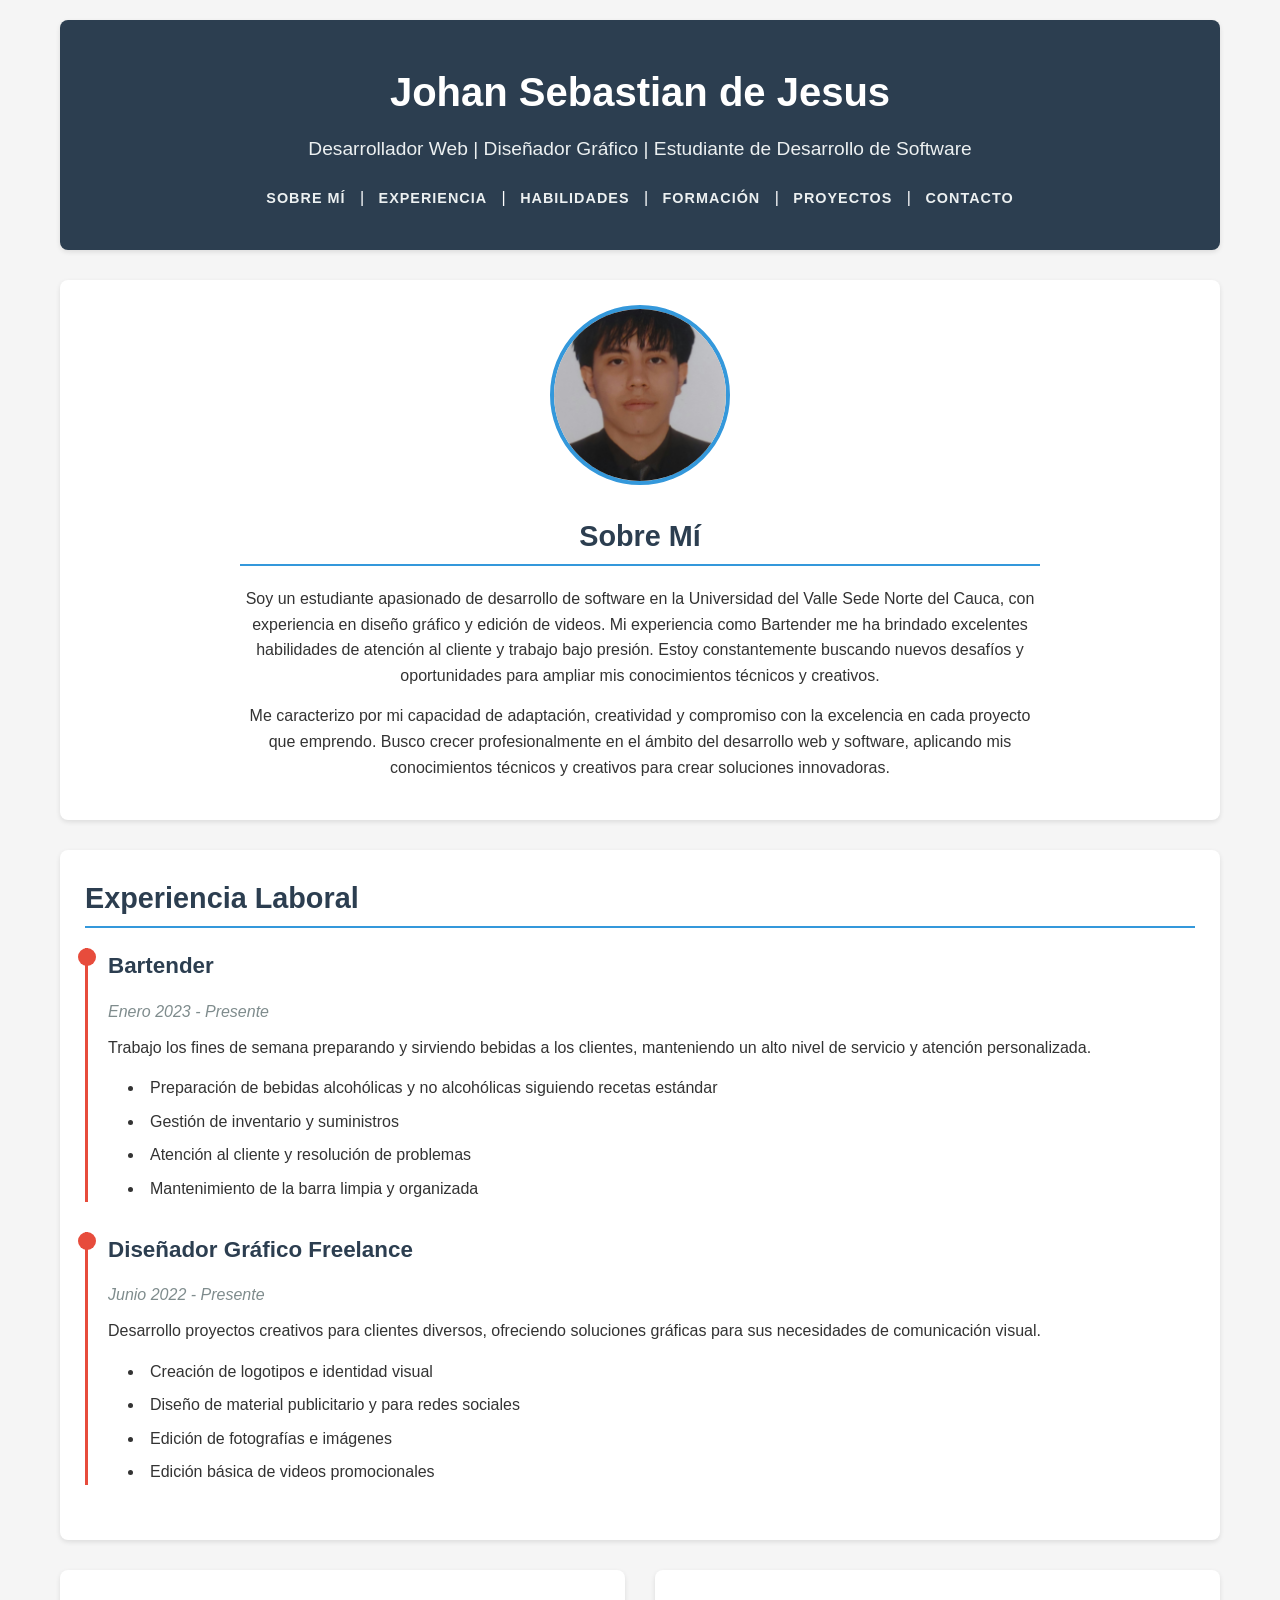
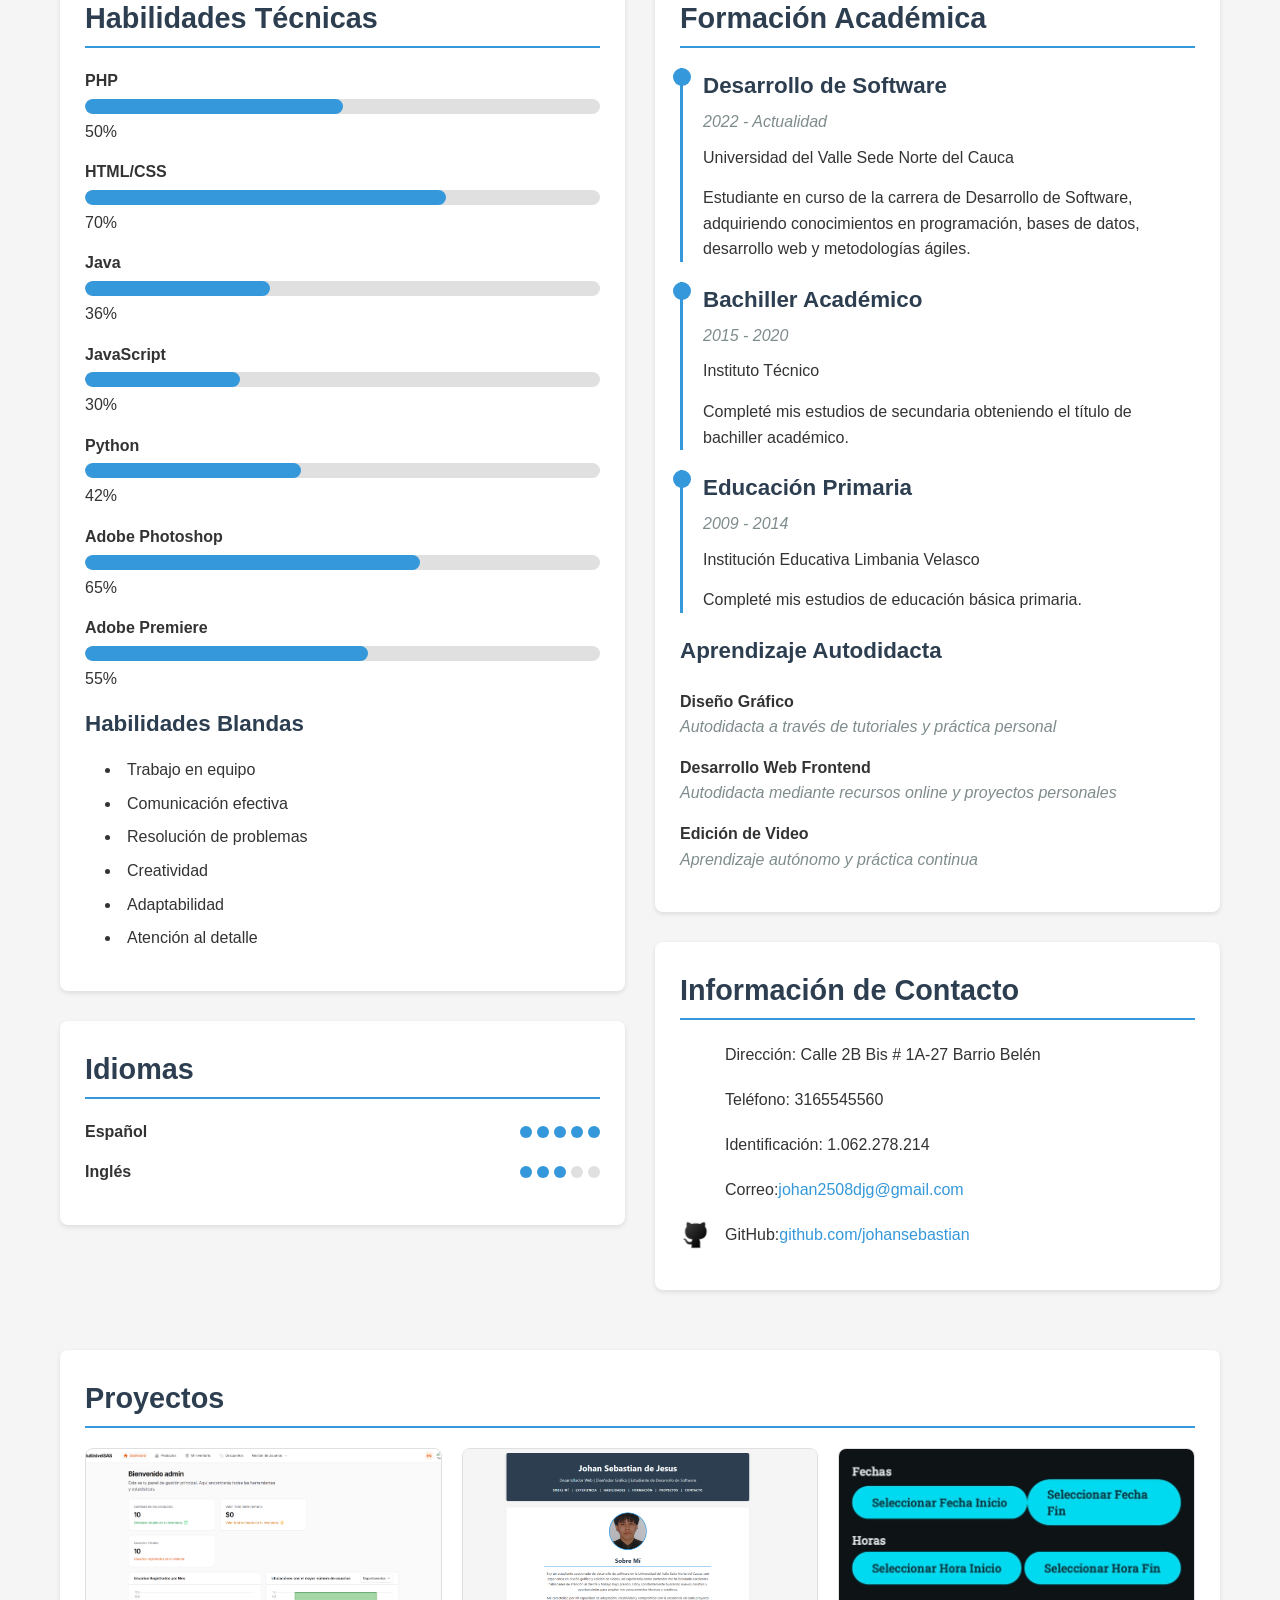
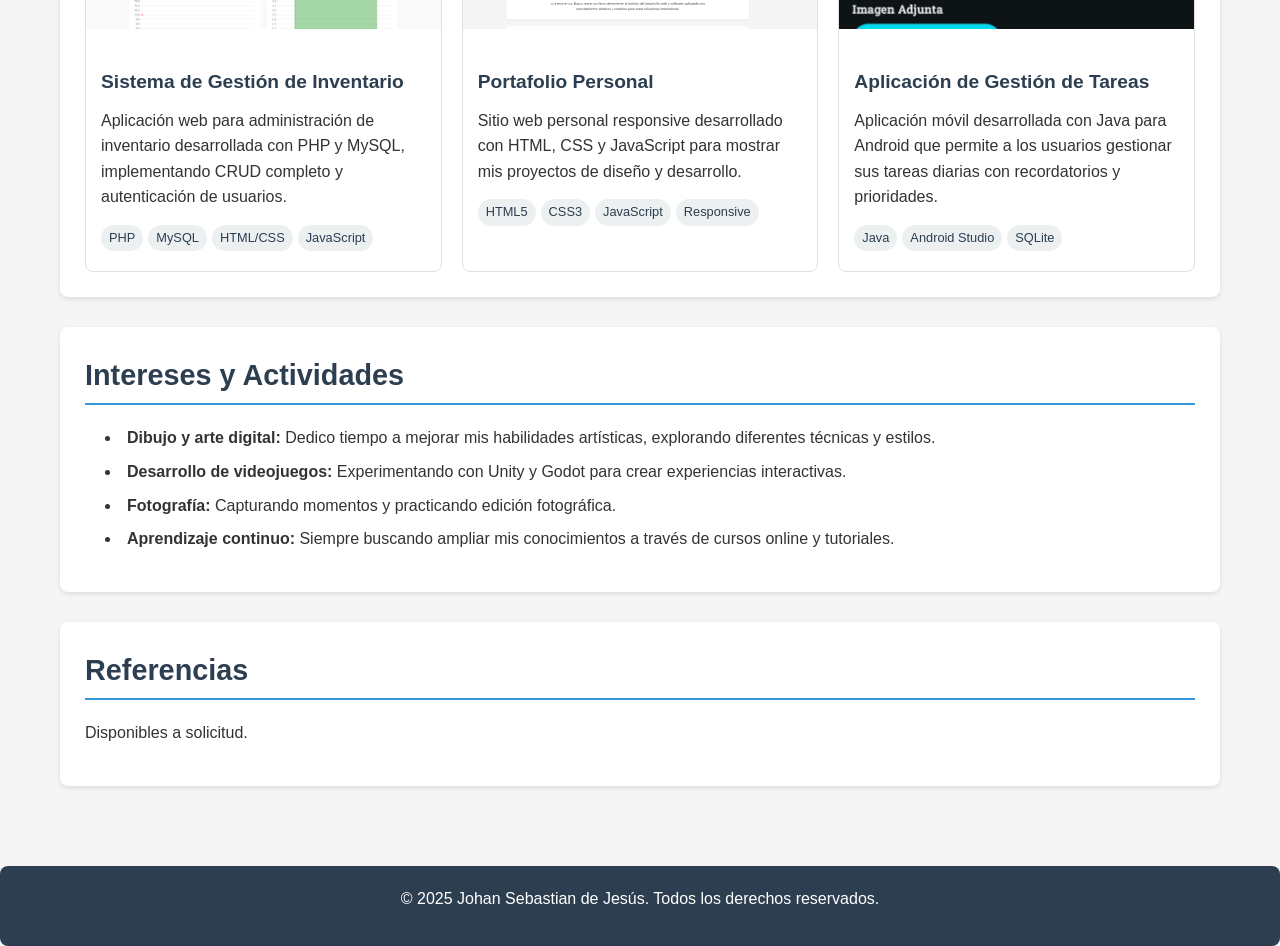
<file: index.html>
<!DOCTYPE html>
<html lang="es">
<head>
    <meta charset="UTF-8">
    <meta name="viewport" content="width=device-width, initial-scale=1.0">
    <title>Hoja de Vida - Johan Sebastian de Jesus</title>
    <link rel="stylesheet" href="estilos.css">
    <link rel="icon" href="icons/cv.png">
</head>
<body>
    <main>
        <header>
            <div class="banner">
                <h1>Johan Sebastian de Jesus</h1>
                <p>Desarrollador Web | Diseñador Gráfico | Estudiante de Desarrollo de Software</p>
                <nav class="menu">
                    <a href="#sobre-mi">Sobre mí</a> |
                    <a href="#experiencia">Experiencia</a> |
                    <a href="#habilidades">Habilidades</a> |
                    <a href="#estudios">Formación</a> |
                    <a href="#proyectos">Proyectos</a> |
                    <a href="#contacto">Contacto</a>
                </nav>
            </div>
        </header>
        
        <section id="sobre-mi" class="acerca">
            <div class="about">
                <img src="foto.jpg" alt="Johan Sebastian de Jesus" class="profile-image">
                <h2>Sobre Mí</h2>
                <p>Soy un estudiante apasionado de desarrollo de software en la Universidad del Valle Sede Norte del Cauca, con experiencia en diseño gráfico y edición de videos. Mi experiencia como Bartender me ha brindado excelentes habilidades de atención al cliente y trabajo bajo presión. Estoy constantemente buscando nuevos desafíos y oportunidades para ampliar mis conocimientos técnicos y creativos.</p>
                <p>Me caracterizo por mi capacidad de adaptación, creatividad y compromiso con la excelencia en cada proyecto que emprendo. Busco crecer profesionalmente en el ámbito del desarrollo web y software, aplicando mis conocimientos técnicos y creativos para crear soluciones innovadoras.</p>
            </div>
        </section>

        <section id="experiencia">
            <h2>Experiencia Laboral</h2>
            
            <div class="experience-item">
                <h3>Bartender</h3>
                <span class="experience-date">Enero 2023 - Presente</span>
                <p>Trabajo los fines de semana preparando y sirviendo bebidas a los clientes, manteniendo un alto nivel de servicio y atención personalizada.</p>
                <ul>
                    <li>Preparación de bebidas alcohólicas y no alcohólicas siguiendo recetas estándar</li>
                    <li>Gestión de inventario y suministros</li>
                    <li>Atención al cliente y resolución de problemas</li>
                    <li>Mantenimiento de la barra limpia y organizada</li>
                </ul>
            </div>
            
            <div class="experience-item">
                <h3>Diseñador Gráfico Freelance</h3>
                <span class="experience-date">Junio 2022 - Presente</span>
                <p>Desarrollo proyectos creativos para clientes diversos, ofreciendo soluciones gráficas para sus necesidades de comunicación visual.</p>
                <ul>
                    <li>Creación de logotipos e identidad visual</li>
                    <li>Diseño de material publicitario y para redes sociales</li>
                    <li>Edición de fotografías e imágenes</li>
                    <li>Edición básica de videos promocionales</li>
                </ul>
            </div>
        </section>

        <div class="columns-container">
            <div class="left-column">
                <section id="habilidades" class="habilidades">
                    <h2>Habilidades Técnicas</h2>
                    <div class="skill">
                        <label for="skill1">PHP</label>
                        <div class="progress-bar">
                            <div class="progress" id="progress1" data-percentage="50%" style="width: 50%"></div>
                        </div>
                        <span id="percentage1">50%</span>
                    </div>
                    <div class="skill">
                        <label for="skill2">HTML/CSS</label>
                        <div class="progress-bar">
                            <div class="progress" id="progress2" data-percentage="70%" style="width: 70%"></div>
                        </div>
                        <span id="percentage2">70%</span>
                    </div>
                    <div class="skill">
                        <label for="skill3">Java</label>
                        <div class="progress-bar">
                            <div class="progress" id="progress3" data-percentage="36%" style="width: 36%"></div>
                        </div>
                        <span id="percentage3">36%</span>
                    </div>
                    <div class="skill">
                        <label for="skill4">JavaScript</label>
                        <div class="progress-bar">
                            <div class="progress" id="progress4" data-percentage="30%" style="width: 30%"></div>
                        </div>
                        <span id="percentage4">30%</span>
                    </div>
                    <div class="skill">
                        <label for="skill5">Python</label>
                        <div class="progress-bar">
                            <div class="progress" id="progress5" data-percentage="42%" style="width: 42%"></div>
                        </div>
                        <span id="percentage5">42%</span>
                    </div>
                    <div class="skill">
                        <label for="skill6">Adobe Photoshop</label>
                        <div class="progress-bar">
                            <div class="progress" id="progress6" data-percentage="65%" style="width: 65%"></div>
                        </div>
                        <span id="percentage6">65%</span>
                    </div>
                    <div class="skill">
                        <label for="skill7">Adobe Premiere</label>
                        <div class="progress-bar">
                            <div class="progress" id="progress7" data-percentage="55%" style="width: 55%"></div>
                        </div>
                        <span id="percentage7">55%</span>
                    </div>
                    
                    <h3>Habilidades Blandas</h3>
                    <ul>
                        <li>Trabajo en equipo</li>
                        <li>Comunicación efectiva</li>
                        <li>Resolución de problemas</li>
                        <li>Creatividad</li>
                        <li>Adaptabilidad</li>
                        <li>Atención al detalle</li>
                    </ul>
                </section>
                
                <section id="idiomas">
                    <h2>Idiomas</h2>
                    <div class="language-item">
                        <span class="language-name">Español</span>
                        <div class="language-level">
                            <span class="level-dot filled"></span>
                            <span class="level-dot filled"></span>
                            <span class="level-dot filled"></span>
                            <span class="level-dot filled"></span>
                            <span class="level-dot filled"></span>
                        </div>
                    </div>
                    <div class="language-item">
                        <span class="language-name">Inglés</span>
                        <div class="language-level">
                            <span class="level-dot filled"></span>
                            <span class="level-dot filled"></span>
                            <span class="level-dot filled"></span>
                            <span class="level-dot"></span>
                            <span class="level-dot"></span>
                        </div>
                    </div>
                </section>
            </div>

            <div class="right-column">
                <section id="estudios" class="estudios">
                    <h2>Formación Académica</h2>
                    
                    <div class="education-item">
                        <h3>Desarrollo de Software</h3>
                        <span class="education-date">2022 - Actualidad</span>
                        <p>Universidad del Valle Sede Norte del Cauca</p>
                        <p>Estudiante en curso de la carrera de Desarrollo de Software, adquiriendo conocimientos en programación, bases de datos, desarrollo web y metodologías ágiles.</p>
                    </div>
                    
                    <div class="education-item">
                        <h3>Bachiller Académico</h3>
                        <span class="education-date">2015 - 2020</span>
                        <p>Instituto Técnico</p>
                        <p>Completé mis estudios de secundaria obteniendo el título de bachiller académico.</p>
                    </div>
                    
                    <div class="education-item">
                        <h3>Educación Primaria</h3>
                        <span class="education-date">2009 - 2014</span>
                        <p>Institución Educativa Limbania Velasco</p>
                        <p>Completé mis estudios de educación básica primaria.</p>
                    </div>
                    
                    <h3>Aprendizaje Autodidacta</h3>
                    <div class="certificates">
                        <div class="certificate-item">
                            <div class="certificate-title">Diseño Gráfico</div>
                            <div class="certificate-issuer">Autodidacta a través de tutoriales y práctica personal</div>
                        </div>
                        <div class="certificate-item">
                            <div class="certificate-title">Desarrollo Web Frontend</div>
                            <div class="certificate-issuer">Autodidacta mediante recursos online y proyectos personales</div>
                        </div>
                        <div class="certificate-item">
                            <div class="certificate-title">Edición de Video</div>
                            <div class="certificate-issuer">Aprendizaje autónomo y práctica continua</div>
                        </div>
                    </div>
                </section>
                
                <section id="contacto" class="contact-info">
                    <h2>Información de Contacto</h2>
                    <div class="contact-item">
                        <video src="icons/ubicacion.mp4" autoplay loop muted class="icon"></video>
                        <span>Dirección: Calle 2B Bis # 1A-27 Barrio Belén</span>
                    </div>
                    <div class="contact-item">
                        <video src="icons/telefono.mp4" autoplay loop muted class="icon"></video>
                        <span>Teléfono: 3165545560</span>
                    </div>
                    <div class="contact-item">
                        <video src="icons/tarjeta-de-identificacion.mp4" autoplay loop muted class="icon"></video>
                        <span>Identificación: 1.062.278.214</span>
                    </div>
                    <div class="contact-item">
                        <video src="icons/correo.mp4" autoplay loop muted class="icon"></video>
                        <span>Correo: </span><a href="mailto:johan2508djg@gmail.com">johan2508djg@gmail.com</a>
                    </div>
                    <div class="contact-item">
                        <img src="icons/github.png" alt="GitHub" class="icon">
                        <span>GitHub: </span><a href="#" target="_blank">github.com/johansebastian</a>
                    </div>
                </section>
            </div>
        </div>
        
        <section id="proyectos">
            <h2>Proyectos</h2>
            <div class="projects">
                <div class="project-card">
                    <img src="icons/Proyecto 1.png" alt="Proyecto 1" class="project-image">
                    <div class="project-content">
                        <h3 class="project-title">Sistema de Gestión de Inventario</h3>
                        <p>Aplicación web para administración de inventario desarrollada con PHP y MySQL, implementando CRUD completo y autenticación de usuarios.</p>
                        <div class="project-tags">
                            <span class="tag">PHP</span>
                            <span class="tag">MySQL</span>
                            <span class="tag">HTML/CSS</span>
                            <span class="tag">JavaScript</span>
                        </div>
                    </div>
                </div>
                
                <div class="project-card">
                    <img src="icons/Proyecto 2.png" alt="Proyecto 2" class="project-image">
                    <div class="project-content">
                        <h3 class="project-title">Portafolio Personal</h3>
                        <p>Sitio web personal responsive desarrollado con HTML, CSS y JavaScript para mostrar mis proyectos de diseño y desarrollo.</p>
                        <div class="project-tags">
                            <span class="tag">HTML5</span>
                            <span class="tag">CSS3</span>
                            <span class="tag">JavaScript</span>
                            <span class="tag">Responsive</span>
                        </div>
                    </div>
                </div>
                
                <div class="project-card">
                    <img src="icons/Proyecto 3.png" alt="Proyecto 3" class="project-image">
                    <div class="project-content">
                        <h3 class="project-title">Aplicación de Gestión de Tareas</h3>
                        <p>Aplicación móvil desarrollada con Java para Android que permite a los usuarios gestionar sus tareas diarias con recordatorios y prioridades.</p>
                        <div class="project-tags">
                            <span class="tag">Java</span>
                            <span class="tag">Android Studio</span>
                            <span class="tag">SQLite</span>
                        </div>
                    </div>
                </div>
            </div>
        </section>
        
        <section id="intereses">
            <h2>Intereses y Actividades</h2>
            <ul>
                <li><strong>Dibujo y arte digital:</strong> Dedico tiempo a mejorar mis habilidades artísticas, explorando diferentes técnicas y estilos.</li>
                <li><strong>Desarrollo de videojuegos:</strong> Experimentando con Unity y Godot para crear experiencias interactivas.</li>
                <li><strong>Fotografía:</strong> Capturando momentos y practicando edición fotográfica.</li>
                <li><strong>Aprendizaje continuo:</strong> Siempre buscando ampliar mis conocimientos a través de cursos online y tutoriales.</li>
            </ul>
        </section>
        
        <section id="referencias">
            <h2>Referencias</h2>
            <p>Disponibles a solicitud.</p>
        </section>
    </main>

    <footer>
        <p>&copy; 2025 Johan Sebastian de Jesús. Todos los derechos reservados.</p>
    </footer>
    
    <script src="script.js"></script>
</body>
</html>
</file>
<file: estilos.css>
:root {
    --primary-color: #3498db;
    --secondary-color: #2c3e50;
    --accent-color: #e74c3c;
    --light-color: #ecf0f1;
    --dark-color: #2c3e50;
    --text-color: #333;
    --text-light: #7f8c8d;
    --font-primary: 'Segoe UI', Tahoma, Geneva, Verdana, sans-serif;
    --shadow: 0 2px 5px rgba(0,0,0,0.1);
}

* {
    margin: 0;
    padding: 0;
    box-sizing: border-box;
}

body {
    font-family: var(--font-primary);
    line-height: 1.6;
    color: var(--text-color);
    background-color: #f5f5f5;
}

main {
    max-width: 1200px;
    margin: 0 auto;
    padding: 20px;
}

section {
    margin-bottom: 30px;
    background-color: white;
    border-radius: 8px;
    padding: 25px;
    box-shadow: var(--shadow);
}

h1, h2, h3 {
    color: var(--secondary-color);
    margin-bottom: 15px;
}

h1 {
    font-size: 2.5rem;
}

h2 {
    font-size: 1.8rem;
    border-bottom: 2px solid var(--primary-color);
    padding-bottom: 5px;
    margin-bottom: 20px;
}

h3 {
    font-size: 1.4rem;
    margin-top: 15px;
}

p {
    margin-bottom: 15px;
}

ul {
    list-style-position: inside;
    margin-bottom: 15px;
    padding-left: 20px;
}

li {
    margin-bottom: 8px;
}

a {
    color: var(--primary-color);
    text-decoration: none;
    transition: color 0.3s;
}

a:hover {
    color: var(--accent-color);
}

/* Header */
header {
    text-align: center;
    margin-bottom: 30px;
}

.banner {
    background-color: var(--secondary-color);
    color: white;
    padding: 40px 20px;
    border-radius: 8px;
    box-shadow: var(--shadow);
    position: relative;
}

.banner h1 {
    color: white;
    margin-bottom: 10px;
}

.banner p {
    font-size: 1.2rem;
    margin-bottom: 20px;
    color: var(--light-color);
}

.menu {
    margin-top: 20px;
}

.menu a {
    color: var(--light-color);
    margin: 0 10px;
    font-weight: bold;
    text-transform: uppercase;
    font-size: 0.9rem;
    letter-spacing: 1px;
}

.menu a:hover {
    color: white;
}

/* About section */
.acerca {
    display: flex;
    flex-direction: column;
    align-items: center;
}

.about {
    text-align: center;
    max-width: 800px;
}

.profile-image {
    width: 180px;
    height: 180px;
    border-radius: 50%;
    object-fit: cover;
    border: 4px solid var(--primary-color);
    margin-bottom: 20px;
}

/* Two column layout */
.columns-container {
    display: flex;
    gap: 30px;
    margin-bottom: 30px;
}

.left-column, .right-column {
    flex: 1;
}

@media (max-width: 768px) {
    .columns-container {
        flex-direction: column;
    }
}

/* Skills */
.habilidades {
    margin-bottom: 30px;
}

.skill {
    margin-bottom: 15px;
}

.skill label {
    display: block;
    margin-bottom: 5px;
    font-weight: bold;
}

.progress-bar {
    background-color: #e0e0e0;
    height: 15px;
    border-radius: 15px;
    overflow: hidden;
    margin-bottom: 5px;
}

.progress {
    height: 100%;
    background-color: var(--primary-color);
    border-radius: 15px;
    width: 0;
    transition: width 1.5s ease-in-out;
}

/* Contact info */
.contact-info {
    margin-bottom: 30px;
}

.contact-item {
    display: flex;
    align-items: center;
    margin-bottom: 15px;
}

.icon {
    width: 30px;
    height: 30px;
    margin-right: 15px;
    object-fit: contain;
}

/* Education */
.education-item {
    border-left: 3px solid var(--primary-color);
    padding-left: 20px;
    margin-bottom: 20px;
    position: relative;
}

.education-item::before {
    content: '';
    position: absolute;
    left: -10px;
    top: 0;
    width: 18px;
    height: 18px;
    background-color: var(--primary-color);
    border-radius: 50%;
}

.education-item h3 {
    margin-bottom: 5px;
}

.education-date {
    color: var(--text-light);
    font-style: italic;
    margin-bottom: 10px;
    display: block;
}

/* Experience */
.experience-item {
    border-left: 3px solid var(--accent-color);
    padding-left: 20px;
    margin-bottom: 30px;
    position: relative;
}

.experience-item::before {
    content: '';
    position: absolute;
    left: -10px;
    top: 0;
    width: 18px;
    height: 18px;
    background-color: var(--accent-color);
    border-radius: 50%;
}

.experience-date {
    color: var(--text-light);
    font-style: italic;
    margin-bottom: 10px;
    display: block;
}

/* Projects */
.projects {
    display: grid;
    grid-template-columns: repeat(auto-fill, minmax(300px, 1fr));
    gap: 20px;
}

.project-card {
    border: 1px solid #e0e0e0;
    border-radius: 8px;
    overflow: hidden;
    transition: transform 0.3s, box-shadow 0.3s;
}

.project-card:hover {
    transform: translateY(-5px);
    box-shadow: 0 5px 15px rgba(0,0,0,0.1);
}

.project-image {
    width: 100%;
    height: 180px;
    object-fit: cover;
}

.project-content {
    padding: 15px;
}

.project-title {
    font-size: 1.2rem;
    margin-bottom: 10px;
    color: var(--secondary-color);
}

.project-tags {
    display: flex;
    flex-wrap: wrap;
    margin-top: 10px;
}

.tag {
    background-color: var(--light-color);
    color: var(--secondary-color);
    padding: 3px 8px;
    border-radius: 15px;
    font-size: 0.8rem;
    margin-right: 5px;
    margin-bottom: 5px;
}

/* Languages */
.language-item {
    display: flex;
    justify-content: space-between;
    margin-bottom: 15px;
    align-items: center;
}

.language-name {
    font-weight: bold;
}

.language-level {
    display: flex;
}

.level-dot {
    width: 12px;
    height: 12px;
    border-radius: 50%;
    background-color: #e0e0e0;
    margin-left: 5px;
}

.level-dot.filled {
    background-color: var(--primary-color);
}

/* Certificates */
.certificates {
    margin-top: 20px;
}

.certificate-item {
    margin-bottom: 15px;
}

.certificate-title {
    font-weight: bold;
}

.certificate-issuer {
    font-style: italic;
    color: var(--text-light);
}

/* Footer */
footer {
    text-align: center;
    padding: 20px;
    background-color: var(--secondary-color);
    color: white;
    margin-top: 30px;
    border-radius: 8px;
}

/* Animation for progress bars */
@keyframes fillProgress {
    from { width: 0; }
    to { width: attr(data-percentage); }
}

/* Responsive Design */
@media (max-width: 768px) {
    .banner {
        padding: 30px 15px;
    }
    
    h1 {
        font-size: 2rem;
    }
    
    .menu a {
        margin: 0 5px;
        font-size: 0.8rem;
    }
    
    .profile-image {
        width: 150px;
        height: 150px;
    }
    
    .projects {
        grid-template-columns: 1fr;
    }
}
</file>
